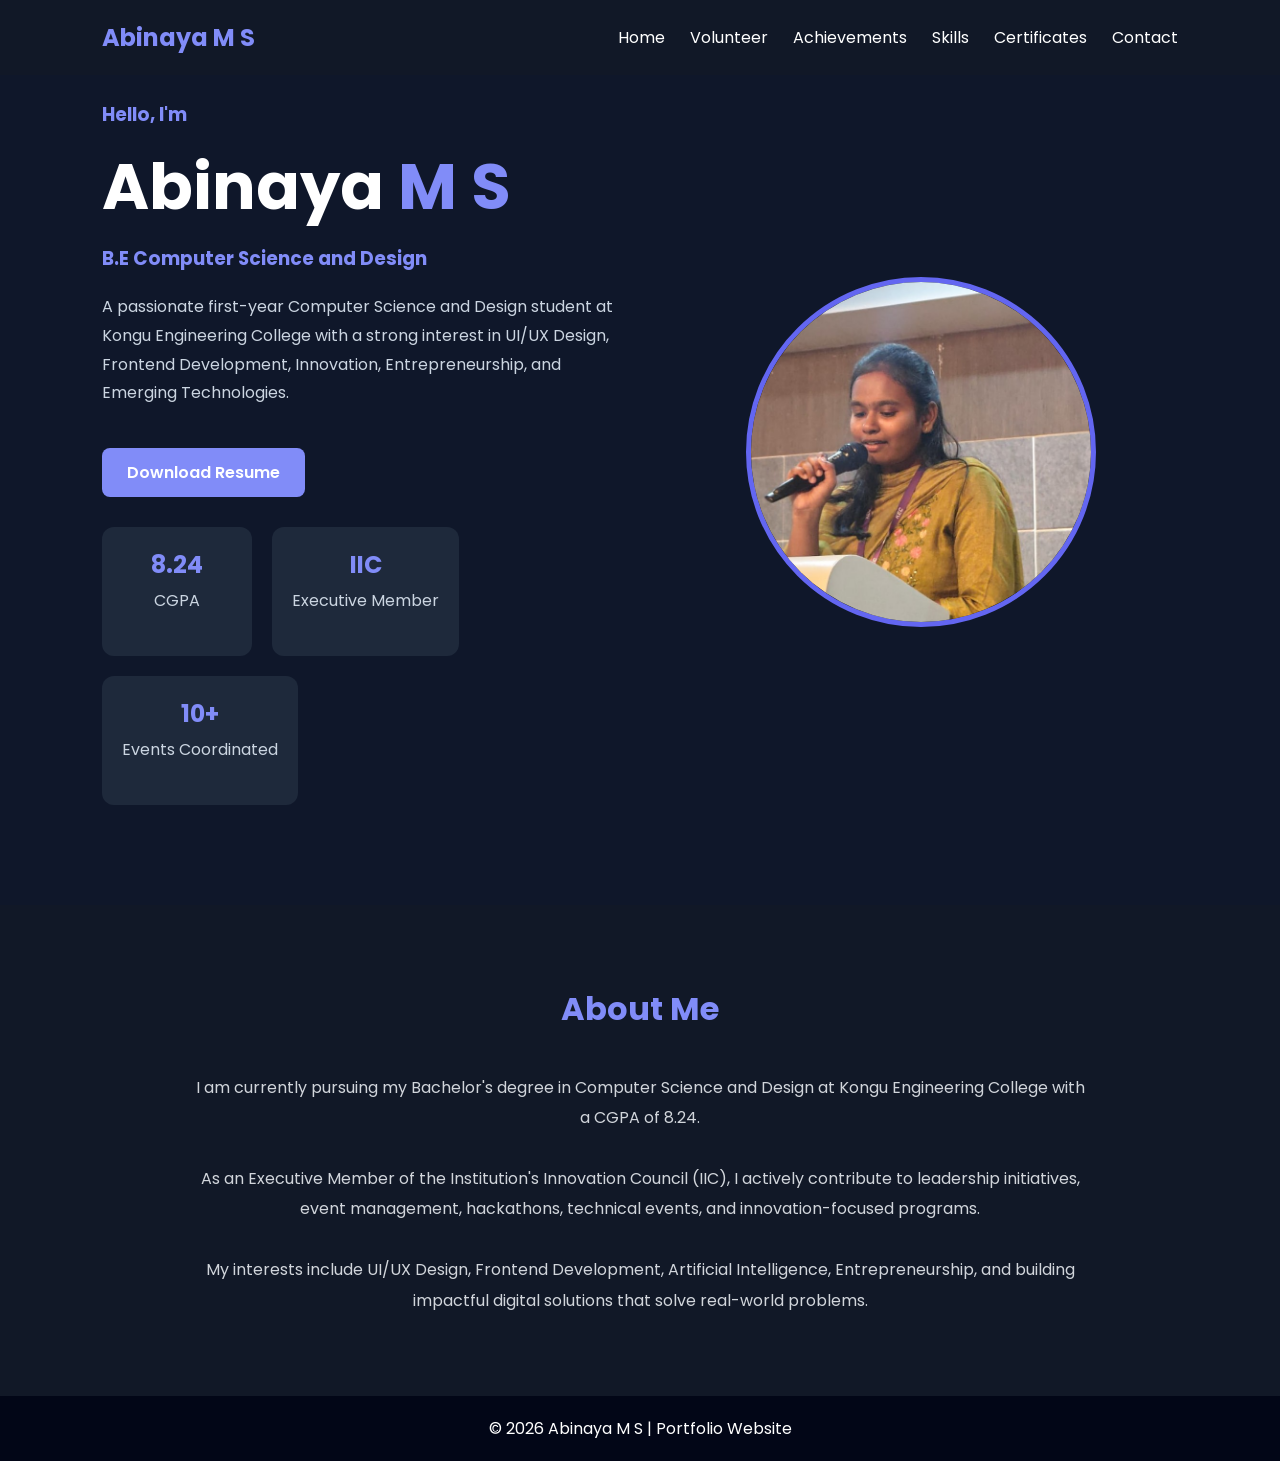
<file: index.html>
<!DOCTYPE html>
<html lang="en">

<head>
    <meta charset="UTF-8">
    <meta name="viewport" content="width=device-width, initial-scale=1.0">
    <title>Abinaya M S | Portfolio</title>

    <link rel="stylesheet" href="css/style.css">

    <link href="https://fonts.googleapis.com/css2?family=Poppins:wght@300;400;500;600;700&display=swap"
        rel="stylesheet">
</head>

<body>

    <nav>
        <div class="logo">Abinaya M S</div>

        <ul>
            <li><a href="index.html">Home</a></li>
            <li><a href="volunteering.html">Volunteer</a></li>
            <li><a href="achievements.html">Achievements</a></li>
            <li><a href="skills.html">Skills</a></li>
            <li><a href="certificates.html">Certificates</a></li>
            <li><a href="contact.html">Contact</a></li>
        </ul>
    </nav>

    <section class="hero">

        <div class="hero-content">

            <div class="text-section">

                <h3>Hello, I'm</h3>

                <h1>Abinaya <span>M S</span></h1>

                <h3>B.E Computer Science and Design</h3>

                <p>
                    A passionate first-year Computer Science and Design student at Kongu Engineering College with a
                    strong interest in UI/UX Design, Frontend Development, Innovation, Entrepreneurship, and Emerging
                    Technologies.
                </p>

            <a href="Abinaya_MS_Resume.pdf" download class="download-btn">
                Download Resume
            </a>
            

                <div class="stats">

                    <div class="stat-box">
                        <h2>8.24</h2>
                        <p>CGPA</p>
                    </div>

                    <div class="stat-box">
                        <h2>IIC</h2>
                        <p>Executive Member</p>
                    </div>

                    <div class="stat-box">
                        <h2>10+</h2>
                        <p>Events Coordinated</p>
                    </div>

                </div>

            </div>

            <div class="image-section">
                <img src="img3.jpeg" alt="Abinaya M S">
            </div>

        </div>

    </section>

    <section class="about">

        <h2 class="section-title">About Me</h2>

        <div class="about-content">

            <p>
                I am currently pursuing my Bachelor's degree in Computer Science and Design at Kongu Engineering
                College with a CGPA of 8.24.
            </p>

            <br>

            <p>
                As an Executive Member of the Institution's Innovation Council (IIC), I actively contribute to
                leadership initiatives, event management, hackathons, technical events, and innovation-focused
                programs.
            </p>

            <br>

            <p>
                My interests include UI/UX Design, Frontend Development, Artificial Intelligence, Entrepreneurship,
                and building impactful digital solutions that solve real-world problems.
            </p>

        </div>

    </section>

    <footer>
        <p>© 2026 Abinaya M S | Portfolio Website</p>
    </footer>

</body>

</html>
</file>
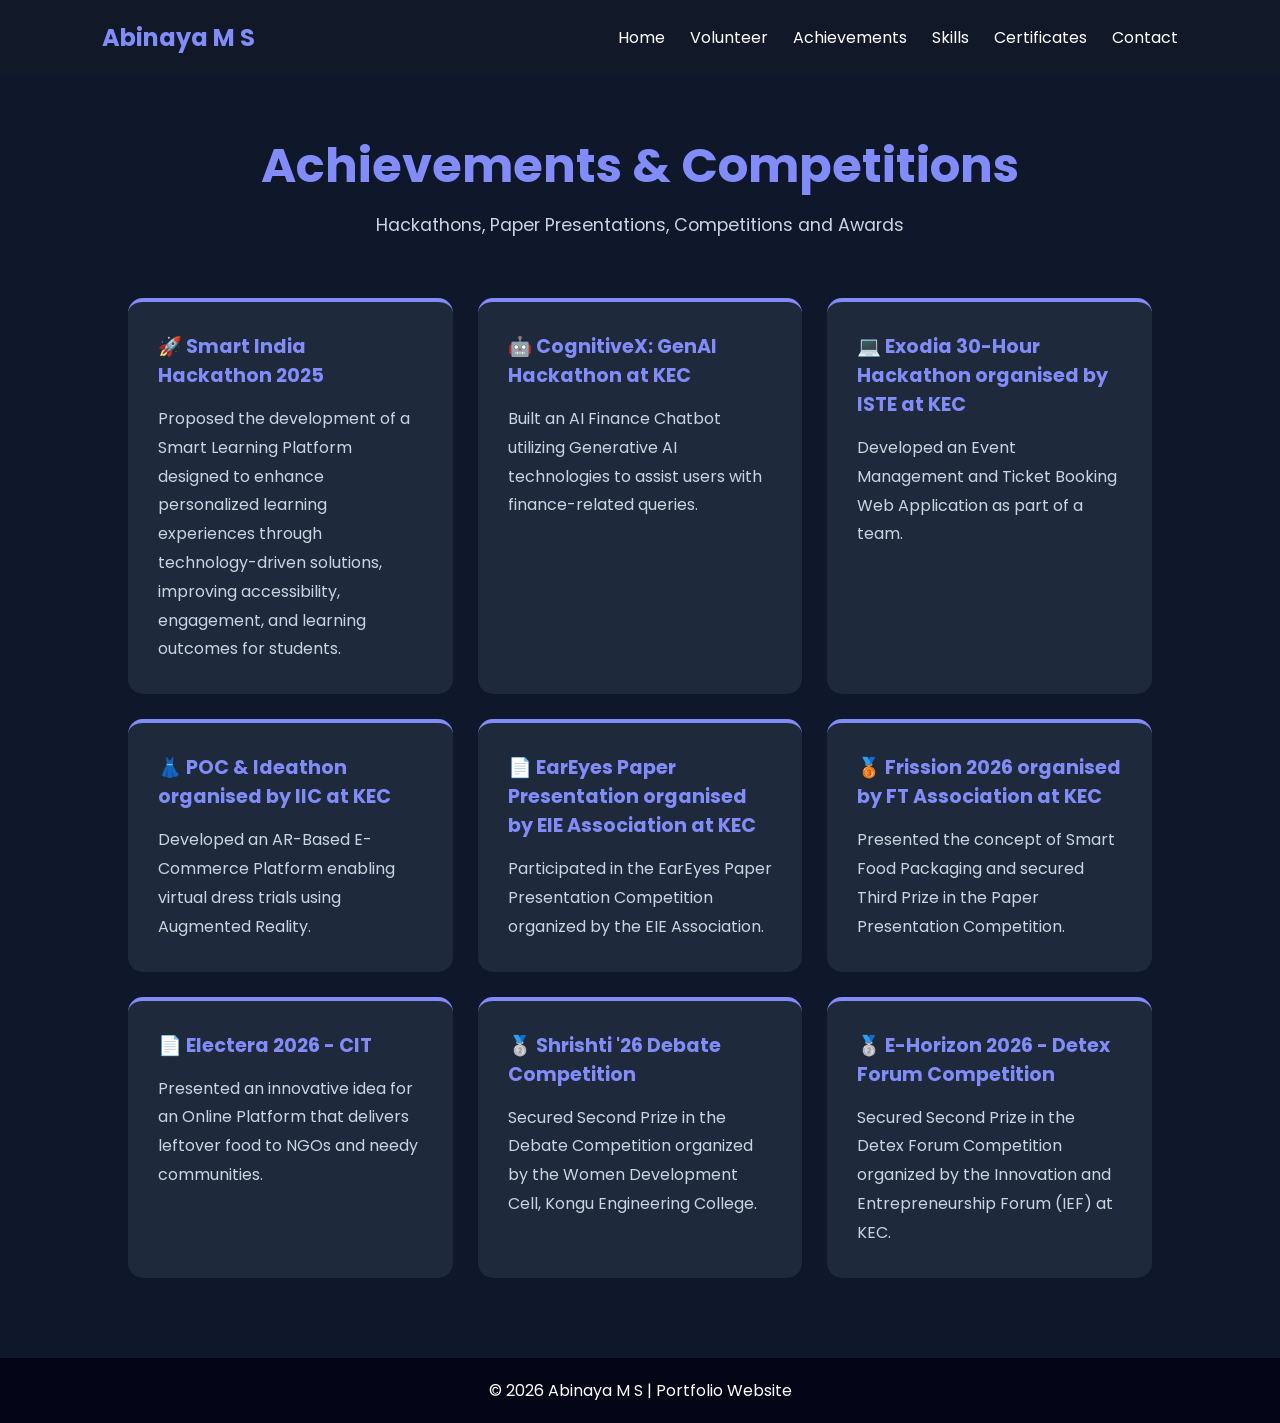
<file: achievements.html>
<!DOCTYPE html>
<html lang="en">

<head>
    <meta charset="UTF-8">
    <meta name="viewport" content="width=device-width, initial-scale=1.0">
    <title>Achievements | Abinaya M S</title>

    <link rel="stylesheet" href="css/style.css">

    <link href="https://fonts.googleapis.com/css2?family=Poppins:wght@300;400;500;600;700&display=swap"
        rel="stylesheet">
</head>

<body>

    <nav>
        <div class="logo">Abinaya M S</div>

        <ul>
            <li><a href="index.html">Home</a></li>
            <li><a href="volunteering.html">Volunteer</a></li>
            <li><a href="achievements.html">Achievements</a></li>
            <li><a href="skills.html">Skills</a></li>
            <li><a href="certificates.html">Certificates</a></li>
            <li><a href="contact.html">Contact</a></li>
        </ul>
    </nav>

    <section class="page-header">
        <h1>Achievements & Competitions</h1>
        <p>Hackathons, Paper Presentations, Competitions and Awards</p>
    </section>

    <section class="timeline-container">

        <div class="timeline-card">
            <h2>🚀 Smart India Hackathon 2025</h2>
            <p> Proposed the development of a Smart Learning Platform designed to enhance
        personalized learning experiences through technology-driven solutions,
        improving accessibility, engagement, and learning outcomes for students.</p>
        </div>

        <div class="timeline-card">
            <h2>🤖 CognitiveX: GenAI Hackathon at KEC</h2>
            <p>
                Built an AI Finance Chatbot utilizing Generative AI technologies to assist users
                with finance-related queries.
            </p>
        </div>

        <div class="timeline-card">
            <h2>💻 Exodia 30-Hour Hackathon organised by ISTE at KEC</h2>
            <p>
                Developed an Event Management and Ticket Booking Web Application as part of a team.
            </p>
        </div>

        <div class="timeline-card">
            <h2>👗 POC & Ideathon organised by IIC at KEC</h2>
            <p>
                Developed an AR-Based E-Commerce Platform enabling virtual dress trials using
                Augmented Reality.
            </p>
        </div>

        <div class="timeline-card">
            <h2>📄 EarEyes Paper Presentation organised by EIE Association at KEC</h2>
            <p>
                Participated in the EarEyes Paper Presentation Competition organized by the EIE Association.
            </p>
        </div>

        <div class="timeline-card">
            <h2>🥉 Frission 2026 organised by FT Association at KEC</h2>
            <p>
                Presented the concept of Smart Food Packaging and secured Third Prize in the
                Paper Presentation Competition.
            </p>
        </div>

        <div class="timeline-card">
            <h2>📄 Electera 2026 - CIT</h2>
            <p>
                Presented an innovative idea for an Online Platform that delivers leftover food
                to NGOs and needy communities.
            </p>
        </div>

        <div class="timeline-card">
            <h2>🥈 Shrishti '26 Debate Competition</h2>
            <p>
                Secured Second Prize in the Debate Competition organized by the Women Development Cell,
                Kongu Engineering College.
            </p>
        </div>

        <div class="timeline-card">
            <h2>🥈 E-Horizon 2026 - Detex Forum Competition</h2>
            <p>
                Secured Second Prize in the Detex Forum Competition organized by the
                Innovation and Entrepreneurship Forum (IEF) at KEC.
            </p>
        </div>

    </section>

    <footer>
        <p>© 2026 Abinaya M S | Portfolio Website</p>
    </footer>

</body>

</html>
</file>
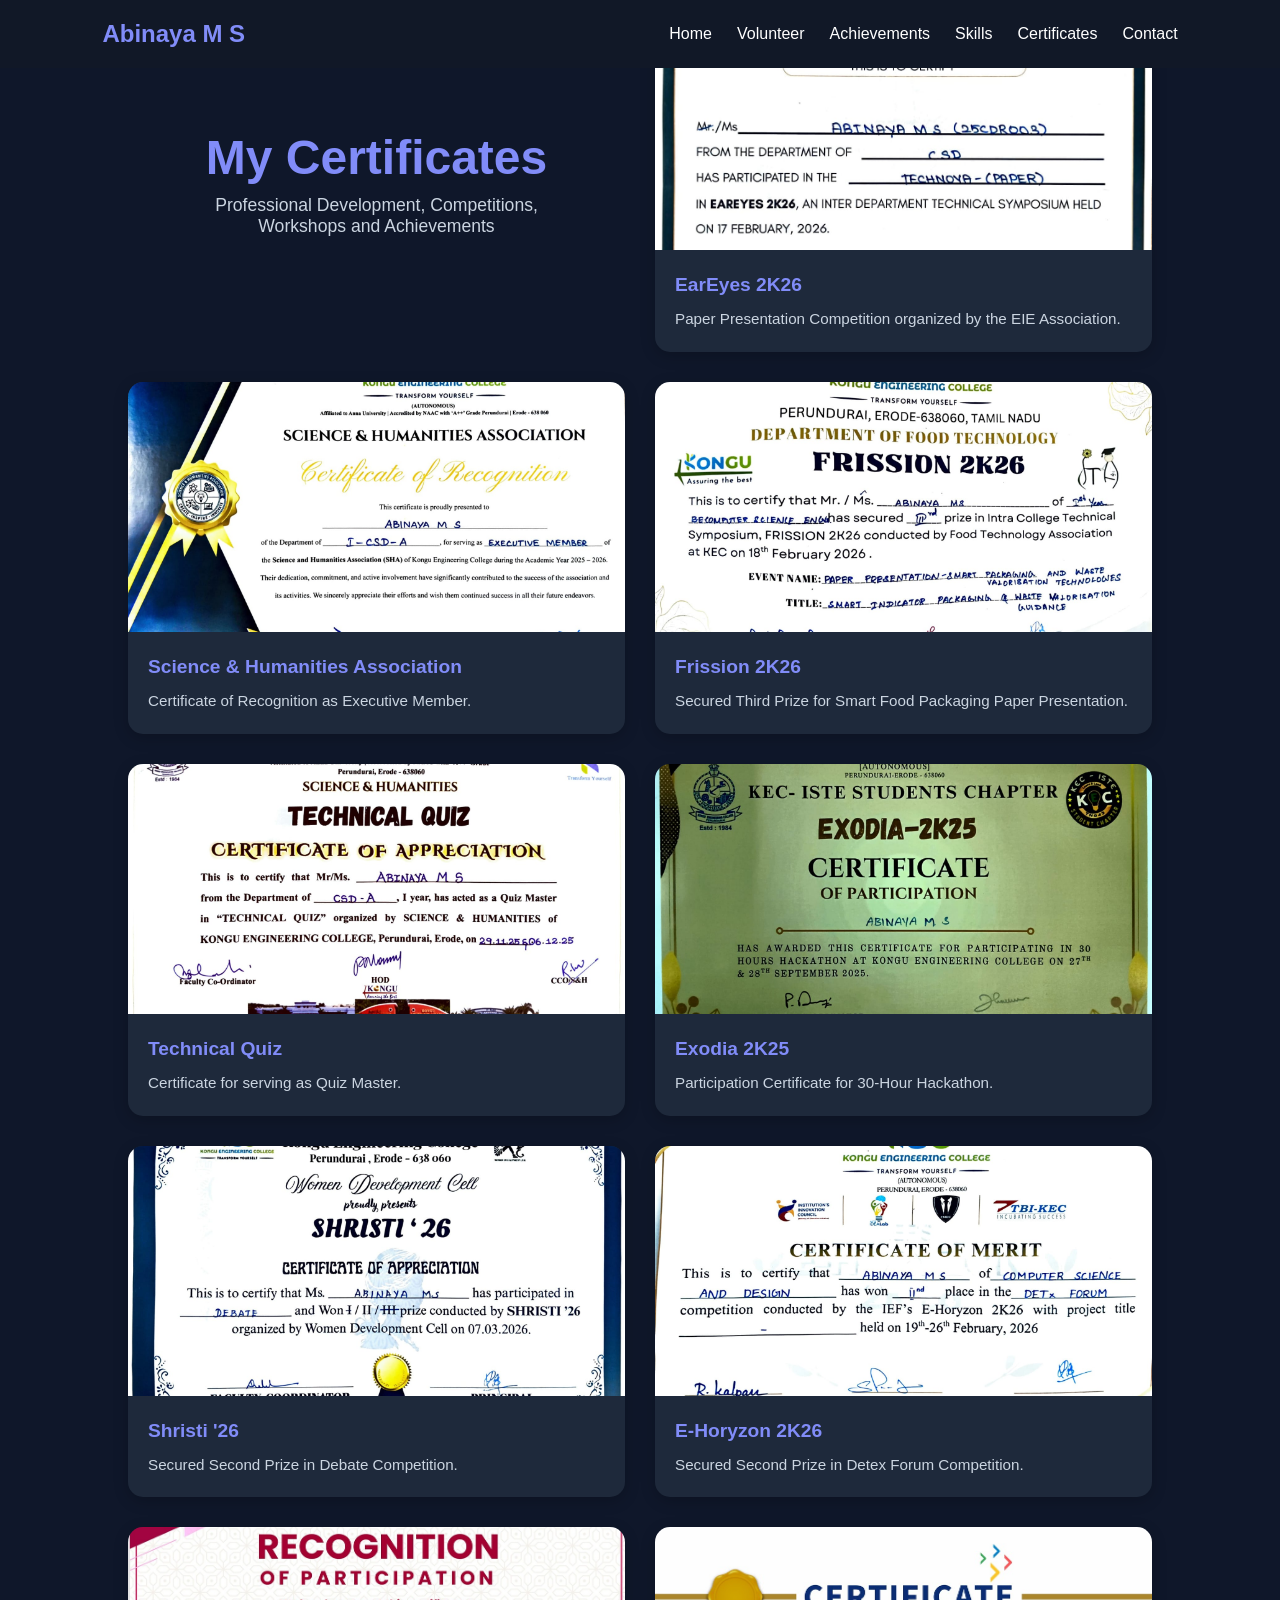
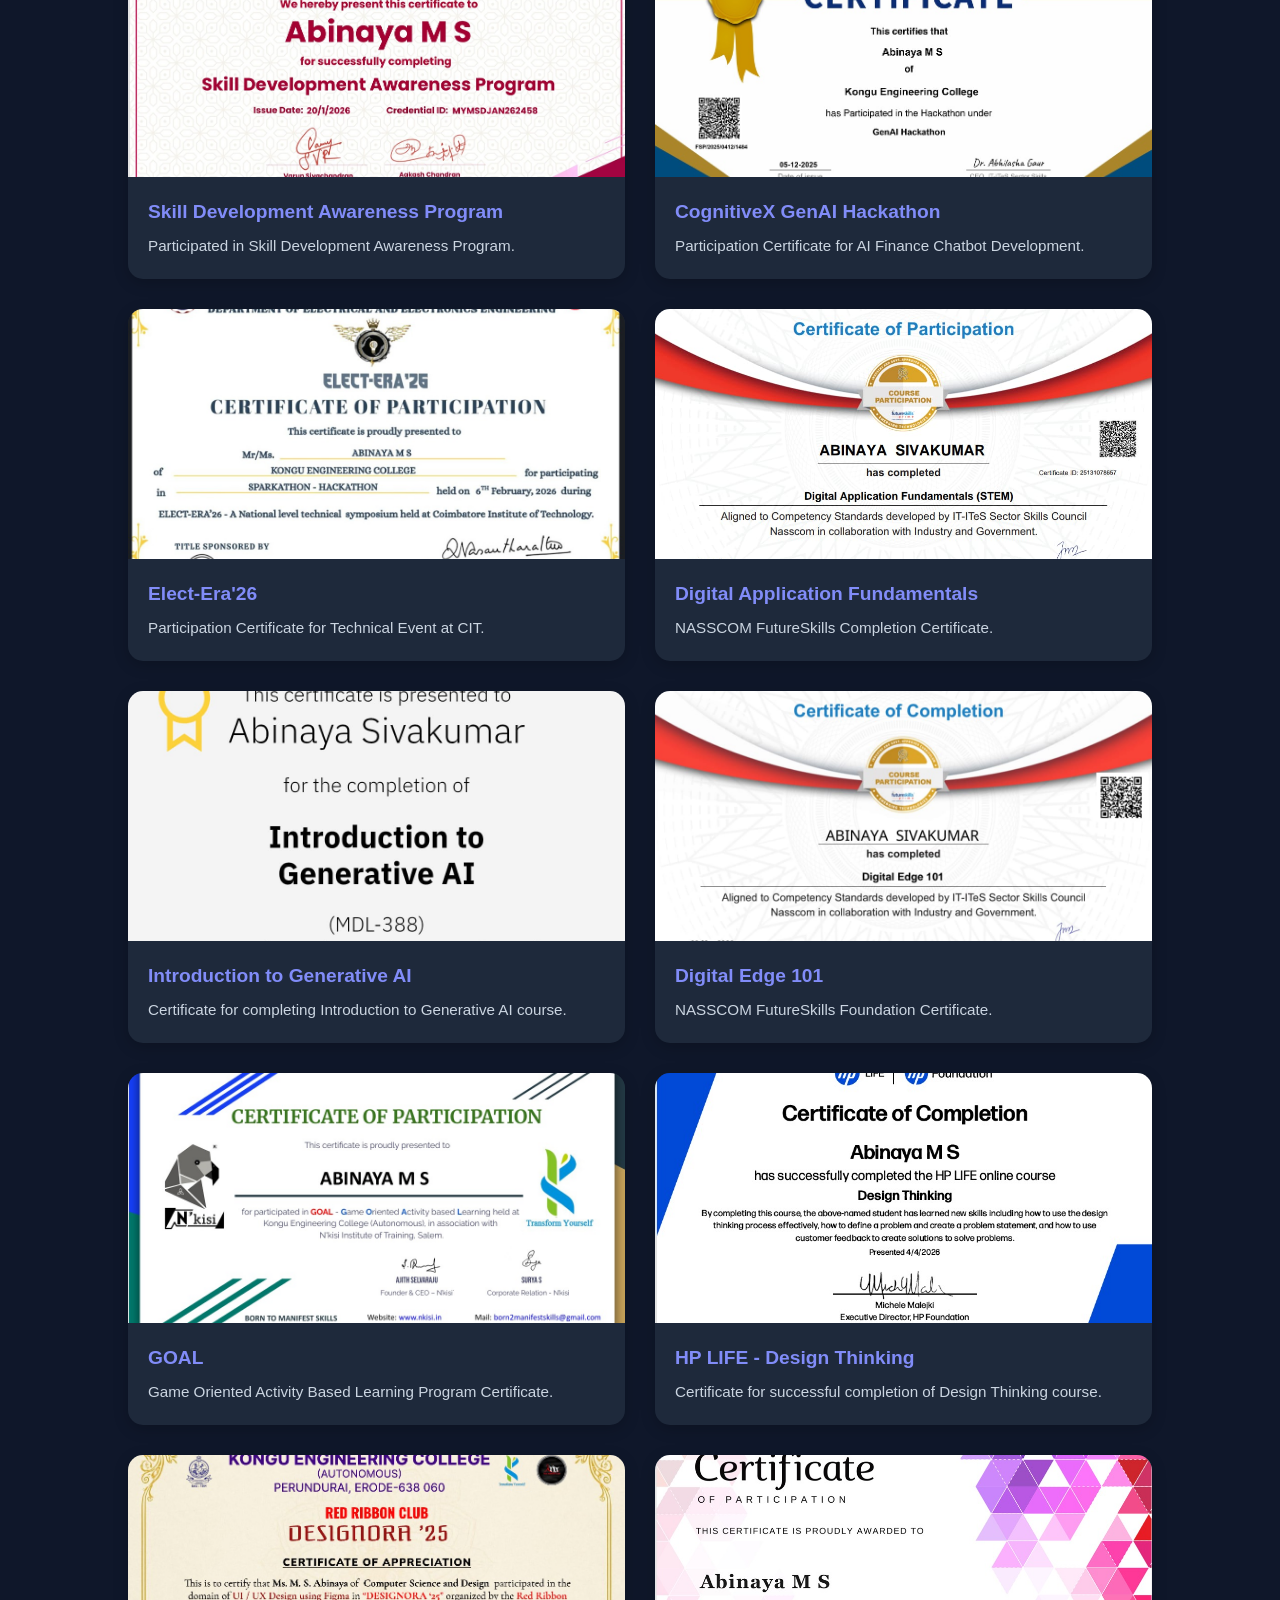
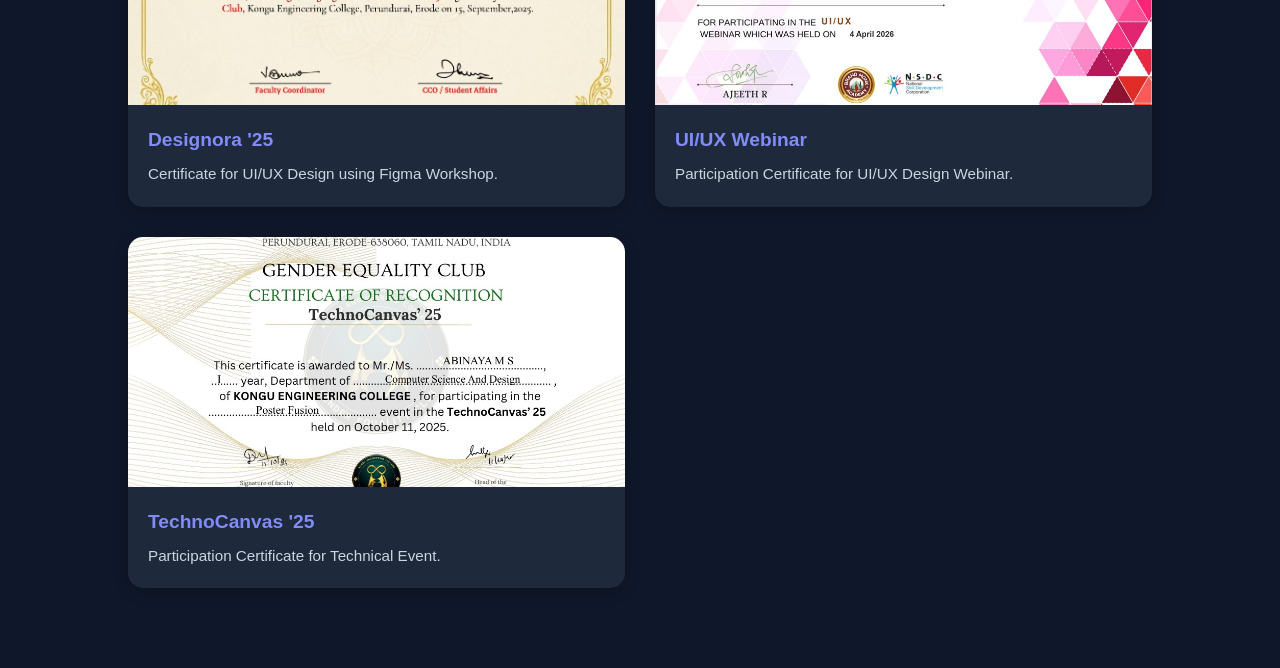
<file: certificates.html>
<!DOCTYPE html>
<section class="certificate-container">
    <nav>
    <div class="logo">Abinaya M S</div>

    <ul>
        <li><a href="index.html">Home</a></li>
        <li><a href="volunteering.html">Volunteer</a></li>
        <li><a href="achievements.html">Achievements</a></li>
        <li><a href="skills.html">Skills</a></li>
        <li><a href="certificates.html">Certificates</a></li>
        <li><a href="contact.html">Contact</a></li>
    </ul>
</nav>
    <link rel="stylesheet" href="css/style.css">

    <section class="page-header">
    <h1>My Certificates</h1>
    <p>Professional Development, Competitions, Workshops and Achievements</p>
</section>

    <div class="certificate-card">
        <img src="c7.jpeg" alt="Certificate 1">
        <h3>EarEyes 2K26</h3>
        <p>Paper Presentation Competition organized by the EIE Association.</p>
    </div>

    <div class="certificate-card">
        <img src="c3.jpeg" alt="Certificate 2">
        <h3>Science & Humanities Association</h3>
        <p>Certificate of Recognition as Executive Member.</p>
    </div>

    <div class="certificate-card">
        <img src="c1.jpeg" alt="Certificate 3">
        <h3>Frission 2K26</h3>
        <p>Secured Third Prize for Smart Food Packaging Paper Presentation.</p>
    </div>

    <div class="certificate-card">
        <img src="c2.jpeg" alt="Certificate 4">
        <h3>Technical Quiz</h3>
        <p>Certificate for serving as Quiz Master.</p>
    </div>

    <div class="certificate-card">
        <img src="c6.jpeg" alt="Certificate 5">
        <h3>Exodia 2K25</h3>
        <p>Participation Certificate for 30-Hour Hackathon.</p>
    </div>

    <div class="certificate-card">
        <img src="c4.jpeg" alt="Certificate 6">
        <h3>Shristi '26</h3>
        <p>Secured Second Prize in Debate Competition.</p>
    </div>

    <div class="certificate-card">
        <img src="c5.jpeg" alt="Certificate 7">
        <h3>E-Horyzon 2K26</h3>
        <p>Secured Second Prize in Detex Forum Competition.</p>
    </div>

    <div class="certificate-card">
        <img src="c10.jpeg" alt="Certificate 8">
        <h3>Skill Development Awareness Program</h3>
        <p>Participated in Skill Development Awareness Program.</p>
    </div>

    <div class="certificate-card">
        <img src="c17.jpeg" alt="Certificate 9">
        <h3>CognitiveX GenAI Hackathon</h3>
        <p>Participation Certificate for AI Finance Chatbot Development.</p>
    </div>

    <div class="certificate-card">
        <img src="c18.jpeg" alt="Certificate 10">
        <h3>Elect-Era'26</h3>
        <p>Participation Certificate for Technical Event at CIT.</p>
    </div>

    <div class="certificate-card">
        <img src="c15.jpeg" alt="Certificate 11">
        <h3>Digital Application Fundamentals</h3>
        <p>NASSCOM FutureSkills Completion Certificate.</p>
    </div>

    <div class="certificate-card">
        <img src="c14.jpeg" alt="Certificate 12">
        <h3>Introduction to Generative AI</h3>
        <p>Certificate for completing Introduction to Generative AI course.</p>
    </div>

    <div class="certificate-card">
        <img src="c16.jpeg" alt="Certificate 13">
        <h3>Digital Edge 101</h3>
        <p>NASSCOM FutureSkills Foundation Certificate.</p>
    </div>

    <div class="certificate-card">
        <img src="c12.jpeg" alt="Certificate 14">
        <h3>GOAL</h3>
        <p>Game Oriented Activity Based Learning Program Certificate.</p>
    </div>

    <div class="certificate-card">
        <img src="c11.jpeg" alt="Certificate 15">
        <h3>HP LIFE - Design Thinking</h3>
        <p>Certificate for successful completion of Design Thinking course.</p>
    </div>

    <div class="certificate-card">
        <img src="c13.jpeg" alt="Certificate 16">
        <h3>Designora '25</h3>
        <p>Certificate for UI/UX Design using Figma Workshop.</p>
    </div>

    <div class="certificate-card">
        <img src="c9.jpeg" alt="Certificate 17">
        <h3>UI/UX Webinar</h3>
        <p>Participation Certificate for UI/UX Design Webinar.</p>
    </div>

    <div class="certificate-card">
        <img src="c8.jpeg" alt="Certificate 18">
        <h3>TechnoCanvas '25</h3>
        <p>Participation Certificate for Technical Event.</p>
    </div>

</section>
</file>
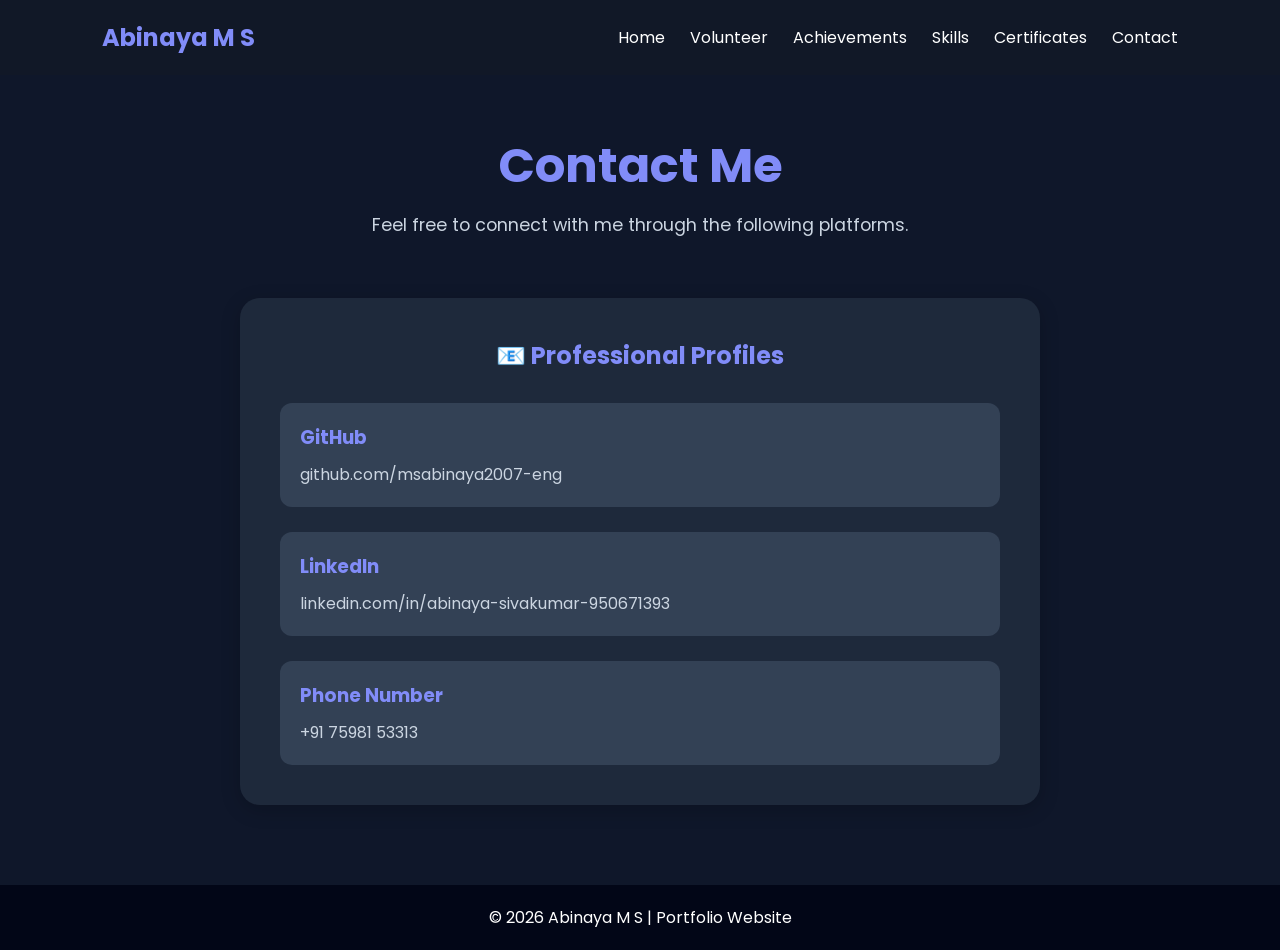
<file: contact.html>
<!DOCTYPE html>
<html lang="en">

<head>
    <meta charset="UTF-8">
    <meta name="viewport" content="width=device-width, initial-scale=1.0">
    <title>Contact | Abinaya M S</title>

    <link rel="stylesheet" href="css/style.css">

    <link href="https://fonts.googleapis.com/css2?family=Poppins:wght@300;400;500;600;700&display=swap"
        rel="stylesheet">
</head>

<body>

    <nav>
        <div class="logo">Abinaya M S</div>

        <ul>
            <li><a href="index.html">Home</a></li>
            <li><a href="volunteering.html">Volunteer</a></li>
            <li><a href="achievements.html">Achievements</a></li>
            <li><a href="skills.html">Skills</a></li>
            <li><a href="certificates.html">Certificates</a></li>
            <li><a href="contact.html">Contact</a></li>
        </ul>
    </nav>

    <section class="page-header">
        <h1>Contact Me</h1>
        <p>Feel free to connect with me through the following platforms.</p>
    </section>

    <section class="contact-container">

        <div class="contact-card">
            <h2>📧 Professional Profiles</h2>

            <div class="contact-info">

                <div class="contact-item">
                    <h3>GitHub</h3>
                    <a href="https://github.com/msabinaya2007-eng" target="_blank">
                        github.com/msabinaya2007-eng
                    </a>
                </div>

                <div class="contact-item">
                    <h3>LinkedIn</h3>
                    <a href="https://in.linkedin.com/in/abinaya-sivakumar-950671393" target="_blank">
                        linkedin.com/in/abinaya-sivakumar-950671393
                    </a>
                </div>

                <div class="contact-item">
                    <h3>Phone Number</h3>
                    <p>+91 75981 53313</p>
                </div>

            </div>

        </div>

    </section>

    <footer>
        <p>© 2026 Abinaya M S | Portfolio Website</p>
    </footer>

</body>

</html>
</file>
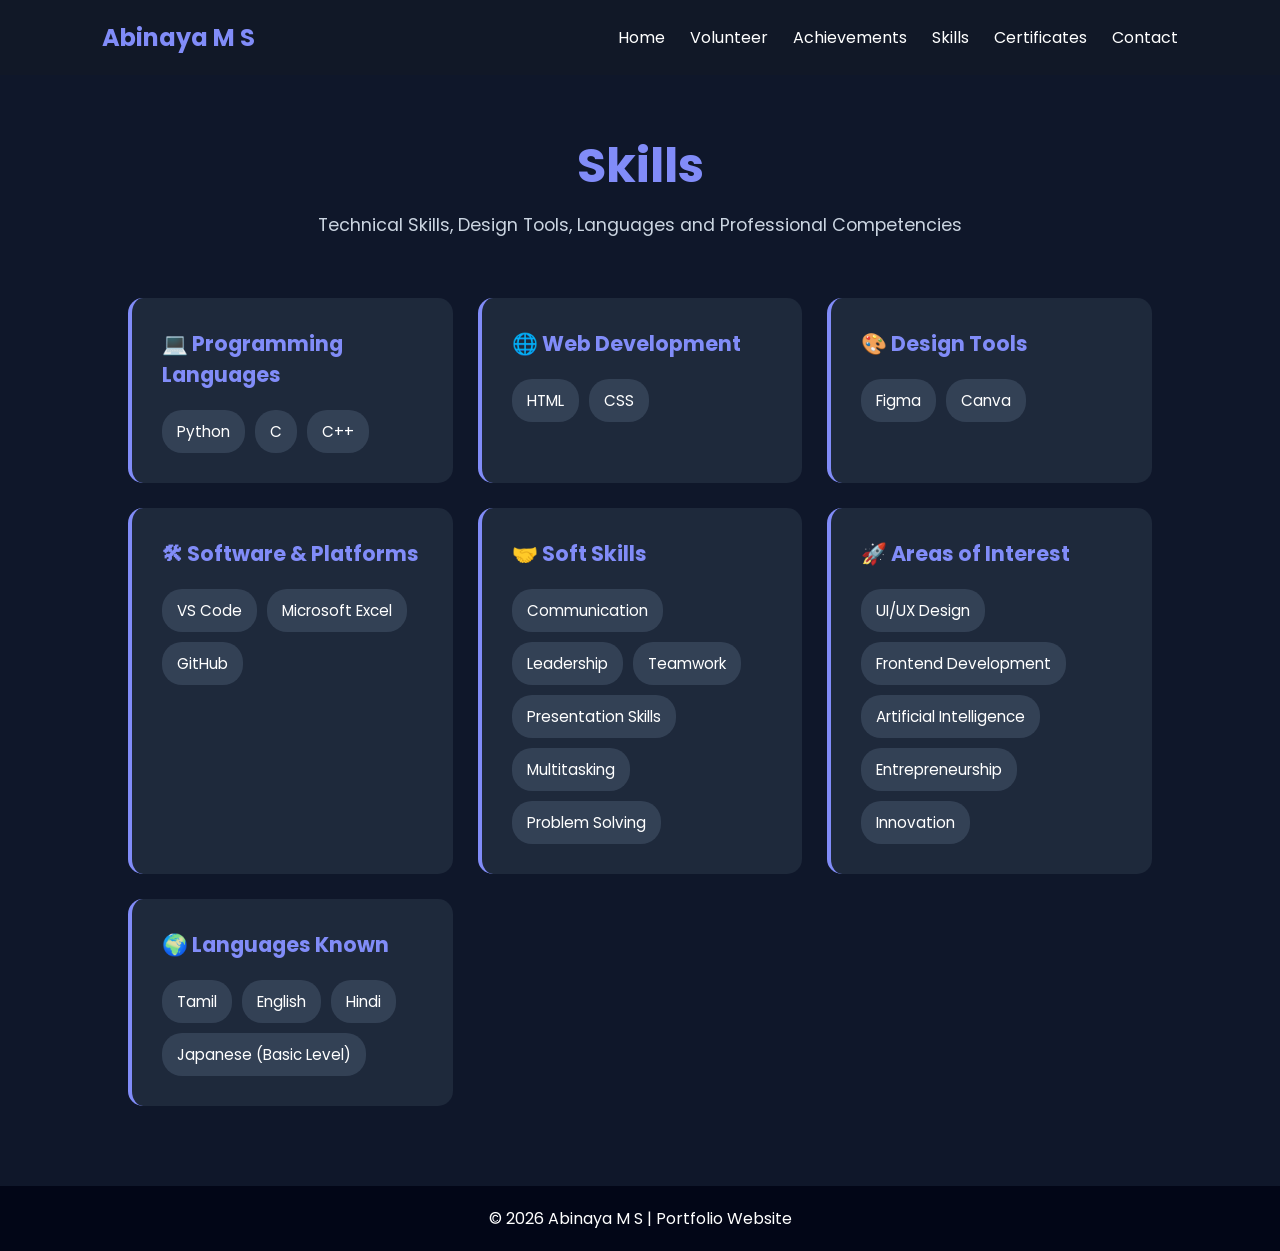
<file: skills.html>
<!DOCTYPE html>
<html lang="en">

<head>
    <meta charset="UTF-8">
    <meta name="viewport" content="width=device-width, initial-scale=1.0">
    <title>Skills | Abinaya M S</title>

    <link rel="stylesheet" href="css/style.css">

    <link href="https://fonts.googleapis.com/css2?family=Poppins:wght@300;400;500;600;700&display=swap"
        rel="stylesheet">
</head>

<body>

    <nav>
        <div class="logo">Abinaya M S</div>

        <ul>
            <li><a href="index.html">Home</a></li>
            <li><a href="volunteering.html">Volunteer</a></li>
            <li><a href="achievements.html">Achievements</a></li>
            <li><a href="skills.html">Skills</a></li>
            <li><a href="certificates.html">Certificates</a></li>
            <li><a href="contact.html">Contact</a></li>
        </ul>
    </nav>

    <section class="page-header">
        <h1>Skills</h1>
        <p>Technical Skills, Design Tools, Languages and Professional Competencies</p>
    </section>

    <section class="skills-container">

        <div class="skill-card">
            <h2>💻 Programming Languages</h2>

            <div class="skill-list">
                <span>Python</span>
                <span>C</span>
                <span>C++</span>
            </div>
        </div>

        <div class="skill-card">
            <h2>🌐 Web Development</h2>

            <div class="skill-list">
                <span>HTML</span>
                <span>CSS</span>
            </div>
        </div>

        <div class="skill-card">
            <h2>🎨 Design Tools</h2>

            <div class="skill-list">
                <span>Figma</span>
                <span>Canva</span>
            </div>
        </div>

        <div class="skill-card">
            <h2>🛠 Software & Platforms</h2>

            <div class="skill-list">
                <span>VS Code</span>
                <span>Microsoft Excel</span>
                <span>GitHub</span>
            </div>
        </div>

        <div class="skill-card">
            <h2>🤝 Soft Skills</h2>

            <div class="skill-list">
                <span>Communication</span>
                <span>Leadership</span>
                <span>Teamwork</span>
                <span>Presentation Skills</span>
                <span>Multitasking</span>
                <span>Problem Solving</span>
            </div>
        </div>

        <div class="skill-card">
            <h2>🚀 Areas of Interest</h2>

            <div class="skill-list">
                <span>UI/UX Design</span>
                <span>Frontend Development</span>
                <span>Artificial Intelligence</span>
                <span>Entrepreneurship</span>
                <span>Innovation</span>
            </div>
        </div>

        <div class="skill-card">
            <h2>🌍 Languages Known</h2>

            <div class="skill-list">
                <span>Tamil</span>
                <span>English</span>
                <span>Hindi</span>
                <span>Japanese (Basic Level)</span>
            </div>
        </div>

    </section>

    <footer>
        <p>© 2026 Abinaya M S | Portfolio Website</p>
    </footer>

</body>

</html>
</file>
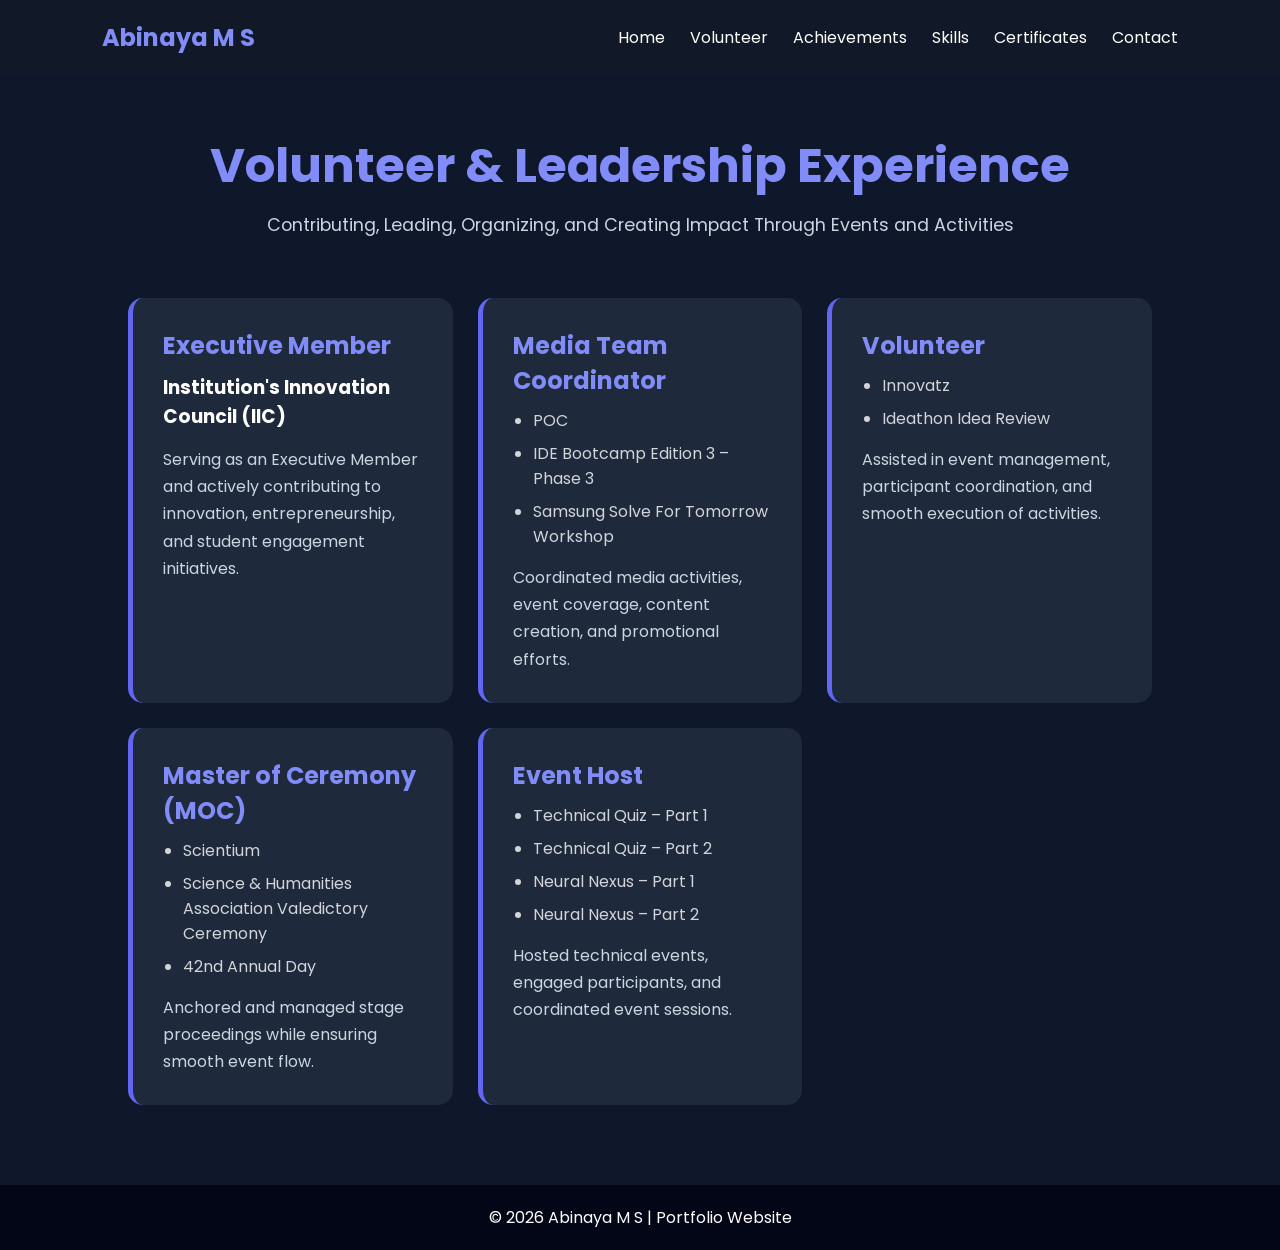
<file: volunteering.html>
<!DOCTYPE html>
<html lang="en">

<head>
    <meta charset="UTF-8">
    <meta name="viewport" content="width=device-width, initial-scale=1.0">
    <title>Volunteer & Leadership | Abinaya M S</title>

    <link rel="stylesheet" href="css/style.css">

    <link href="https://fonts.googleapis.com/css2?family=Poppins:wght@300;400;500;600;700&display=swap"
        rel="stylesheet">
</head>

<body>

    <nav>
        <div class="logo">Abinaya M S</div>

        <ul>
            <li><a href="index.html">Home</a></li>
            <li><a href="volunteering.html">Volunteer</a></li>
            <li><a href="achievements.html">Achievements</a></li>
            <li><a href="skills.html">Skills</a></li>
            <li><a href="certificates.html">Certificates</a></li>
            <li><a href="contact.html">Contact</a></li>
        </ul>
    </nav>

    <section class="page-header">
        <h1>Volunteer & Leadership Experience</h1>
        <p>Contributing, Leading, Organizing, and Creating Impact Through Events and Activities</p>
    </section>

    <section class="volunteer-container">

        <div class="volunteer-card">
            <h2>Executive Member</h2>
            <h3>Institution's Innovation Council (IIC)</h3>
            <p>
                Serving as an Executive Member and actively contributing to innovation,
                entrepreneurship, and student engagement initiatives.
            </p>
        </div>

        <div class="volunteer-card">
            <h2>Media Team Coordinator</h2>

            <ul>
                <li>POC</li>
                <li>IDE Bootcamp Edition 3 – Phase 3</li>
                <li>Samsung Solve For Tomorrow Workshop</li>
            </ul>

            <p>
                Coordinated media activities, event coverage, content creation,
                and promotional efforts.
            </p>
        </div>

        <div class="volunteer-card">
            <h2>Volunteer</h2>

            <ul>
                <li>Innovatz</li>
                <li>Ideathon Idea Review</li>
            </ul>

            <p>
                Assisted in event management, participant coordination,
                and smooth execution of activities.
            </p>
        </div>

        <div class="volunteer-card">
            <h2>Master of Ceremony (MOC)</h2>

            <ul>
                <li>Scientium</li>
                <li>Science & Humanities Association Valedictory Ceremony</li>
                <li>42nd Annual Day</li>
            </ul>

            <p>
                Anchored and managed stage proceedings while ensuring smooth event flow.
            </p>
        </div>

        <div class="volunteer-card">
            <h2>Event Host</h2>

            <ul>
                <li>Technical Quiz – Part 1</li>
                <li>Technical Quiz – Part 2</li>
                <li>Neural Nexus – Part 1</li>
                <li>Neural Nexus – Part 2</li>
            </ul>

            <p>
                Hosted technical events, engaged participants, and coordinated event sessions.
            </p>
        </div>

    </section>

    <footer>
        <p>© 2026 Abinaya M S | Portfolio Website</p>
    </footer>

</body>

</html>
</file>
<file: css/style.css>
*{
    margin:0;
    padding:0;
    box-sizing:border-box;
    font-family:'Poppins',sans-serif;
}

body{
    background:#0f172a;
    color:white;
    overflow-x:hidden;
}

/* Navbar */

nav{
    display:flex;
    justify-content:space-between;
    align-items:center;
    padding:20px 8%;
    background:#111827;
    position:fixed;
    width:100%;
    top:0;
    left:0;
    z-index:1000;
}

.logo{
    font-size:1.5rem;
    font-weight:700;
    color:#818cf8;
}

nav ul{
    display:flex;
    list-style:none;
    gap:25px;
}

nav ul li a{
    text-decoration:none;
    color:white;
    transition:0.3s;
}

nav ul li a:hover{
    color:#818cf8;
}

/* Hero */

.hero{
    min-height:100vh;
    display:flex;
    align-items:center;
    padding:100px 8%;
}

.hero-content{
    display:flex;
    justify-content:space-between;
    align-items:center;
    gap:50px;
    width:100%;
}

.text-section{
    flex:1;
}

.text-section h3{
    color:#818cf8;
    margin-bottom:10px;
}

.text-section h1{
    font-size:4rem;
    margin-bottom:10px;
}

.text-section h1 span{
    color:#818cf8;
}

.text-section p{
    color:#cbd5e1;
    line-height:1.8;
    margin:20px 0;
}

.btn{
    display:inline-block;
    padding:12px 24px;
    background:#6366f1;
    color:white;
    text-decoration:none;
    border-radius:8px;
    transition:0.3s;
}

.btn:hover{
    background:#4f46e5;
}

/* Image */

.image-section{
    flex:1;
    display:flex;
    justify-content:center;
}

.image-section img{
    width:350px;
    height:350px;
    object-fit:cover;
    border-radius:50%;
    border:5px solid #6366f1;
}

/* Stats */

.stats{
    display:flex;
    gap:20px;
    margin-top:30px;
    flex-wrap:wrap;
}

.stat-box{
    background:#1e293b;
    padding:20px;
    border-radius:12px;
    text-align:center;
    min-width:150px;
}

.stat-box h2{
    color:#818cf8;
}

.stat-box p{
    margin-top:5px;
}

/* About */

.about{
    padding:80px 10%;
    background:#111827;
}

.section-title{
    text-align:center;
    margin-bottom:40px;
    color:#818cf8;
    font-size:2rem;
}

.about-content{
    max-width:900px;
    margin:auto;
    text-align:center;
    line-height:1.9;
    color:#d1d5db;
}

/* Footer */

footer{
    background:#020617;
    text-align:center;
    padding:20px;
}

/* Responsive */

@media(max-width:900px){

    nav{
        flex-direction:column;
        gap:15px;
    }

    nav ul{
        flex-wrap:wrap;
        justify-content:center;
    }

    .hero-content{
        flex-direction:column-reverse;
        text-align:center;
    }

    .text-section h1{
        font-size:2.7rem;
    }

    .image-section img{
        width:250px;
        height:250px;
    }

    .stats{
        justify-content:center;
    }
}
/* Volunteer Page */

.page-header{
    padding:140px 10% 60px;
    text-align:center;
}

.page-header h1{
    font-size:3rem;
    color:#818cf8;
    margin-bottom:15px;
}

.page-header p{
    color:#cbd5e1;
    font-size:1.1rem;
}

.volunteer-container{
    padding:20px 10% 80px;
    display:grid;
    grid-template-columns:repeat(auto-fit,minmax(320px,1fr));
    gap:25px;
}

.volunteer-card{
    background:#1e293b;
    padding:30px;
    border-radius:15px;
    transition:0.3s;
    border-left:5px solid #6366f1;
}

.volunteer-card:hover{
    transform:translateY(-8px);
}

.volunteer-card h2{
    color:#818cf8;
    margin-bottom:10px;
}

.volunteer-card h3{
    margin-bottom:15px;
}

.volunteer-card ul{
    margin-left:20px;
    margin-bottom:15px;
}

.volunteer-card li{
    margin-bottom:8px;
    color:#d1d5db;
}

.volunteer-card p{
    color:#cbd5e1;
    line-height:1.7;
}
/* Achievements Page */

.timeline-container{
    padding:20px 10% 80px;
    display:grid;
    grid-template-columns:repeat(auto-fit,minmax(320px,1fr));
    gap:25px;
}

.timeline-card{
    background:#1e293b;
    padding:30px;
    border-radius:15px;
    transition:0.3s;
    border-top:4px solid #818cf8;
}

.timeline-card:hover{
    transform:translateY(-8px);
}

.timeline-card h2{
    color:#818cf8;
    margin-bottom:15px;
    font-size:1.2rem;
}

.timeline-card p{
    color:#cbd5e1;
    line-height:1.8;
}

/* Skills Page */

.skills-container{
    padding:20px 10% 80px;
    display:grid;
    grid-template-columns:repeat(auto-fit,minmax(320px,1fr));
    gap:25px;
}

.skill-card{
    background:#1e293b;
    padding:30px;
    border-radius:15px;
    transition:0.3s;
    border-left:4px solid #818cf8;
}

.skill-card:hover{
    transform:translateY(-8px);
}

.skill-card h2{
    color:#818cf8;
    margin-bottom:20px;
    font-size:1.3rem;
}

.skill-list{
    display:flex;
    flex-wrap:wrap;
    gap:10px;
}

.skill-list span{
    background:#334155;
    padding:10px 15px;
    border-radius:20px;
    font-size:0.95rem;
    transition:0.3s;
}

.skill-list span:hover{
    background:#6366f1;
}

/* ==========================
   CERTIFICATES PAGE
========================== */

.certificate-container{
    padding:0 10% 80px;
    display:grid;
    grid-template-columns:repeat(auto-fit,minmax(350px,1fr));
    gap:30px;
}

.certificate-card{
    background:#1e293b;
    border-radius:15px;
    overflow:hidden;
    transition:0.3s ease;
    box-shadow:0 4px 15px rgba(0,0,0,0.2);
}

.certificate-card:hover{
    transform:translateY(-8px);
    box-shadow:0 10px 25px rgba(99,102,241,0.3);
}

.certificate-card img{
    width:100%;
    height:250px;
    object-fit:cover;
    background:#334155;
}

.certificate-card h3{
    color:#818cf8;
    padding:20px 20px 10px;
    font-size:1.2rem;
}

.certificate-card p{
    color:#cbd5e1;
    padding:0 20px 20px;
    line-height:1.7;
    font-size:0.95rem;
}
.page-header{
    padding-top:140px;
}

/* Responsive */

@media(max-width:768px){

    .certificate-container{
        grid-template-columns:1fr;
        padding:20px 5% 60px;
    }

    .certificate-card img{
        height:220px;
    }
}
/* ==========================
   CONTACT PAGE
========================== */

.contact-container{
    padding:20px 10% 80px;
    display:flex;
    justify-content:center;
}

.contact-card{
    width:100%;
    max-width:800px;
    background:#1e293b;
    padding:40px;
    border-radius:20px;
    box-shadow:0 5px 20px rgba(0,0,0,0.2);
}

.contact-card h2{
    text-align:center;
    color:#818cf8;
    margin-bottom:30px;
}

.contact-info{
    display:flex;
    flex-direction:column;
    gap:25px;
}

.contact-item{
    background:#334155;
    padding:20px;
    border-radius:12px;
    transition:0.3s;
}

.contact-item:hover{
    transform:translateX(8px);
}

.contact-item h3{
    color:#818cf8;
    margin-bottom:10px;
}

.contact-item a{
    color:#cbd5e1;
    text-decoration:none;
    word-break:break-all;
}

.contact-item a:hover{
    color:#ffffff;
}

.contact-item p{
    color:#cbd5e1;
}
.page-header{
    padding:130px 10% 40px;
    text-align:center;
}

.page-header h1{
    color:#818cf8;
    font-size:3rem;
    margin-bottom:10px;
}

.page-header p{
    color:#cbd5e1;
}
.download-btn{
    display:inline-block;
    margin-top:20px;
    padding:12px 25px;
    background:#818cf8;
    color:white;
    text-decoration:none;
    border-radius:8px;
    font-weight:600;
    transition:0.3s;
}

.download-btn:hover{
    background:#6366f1;
    transform:translateY(-2px);
}
</file>
